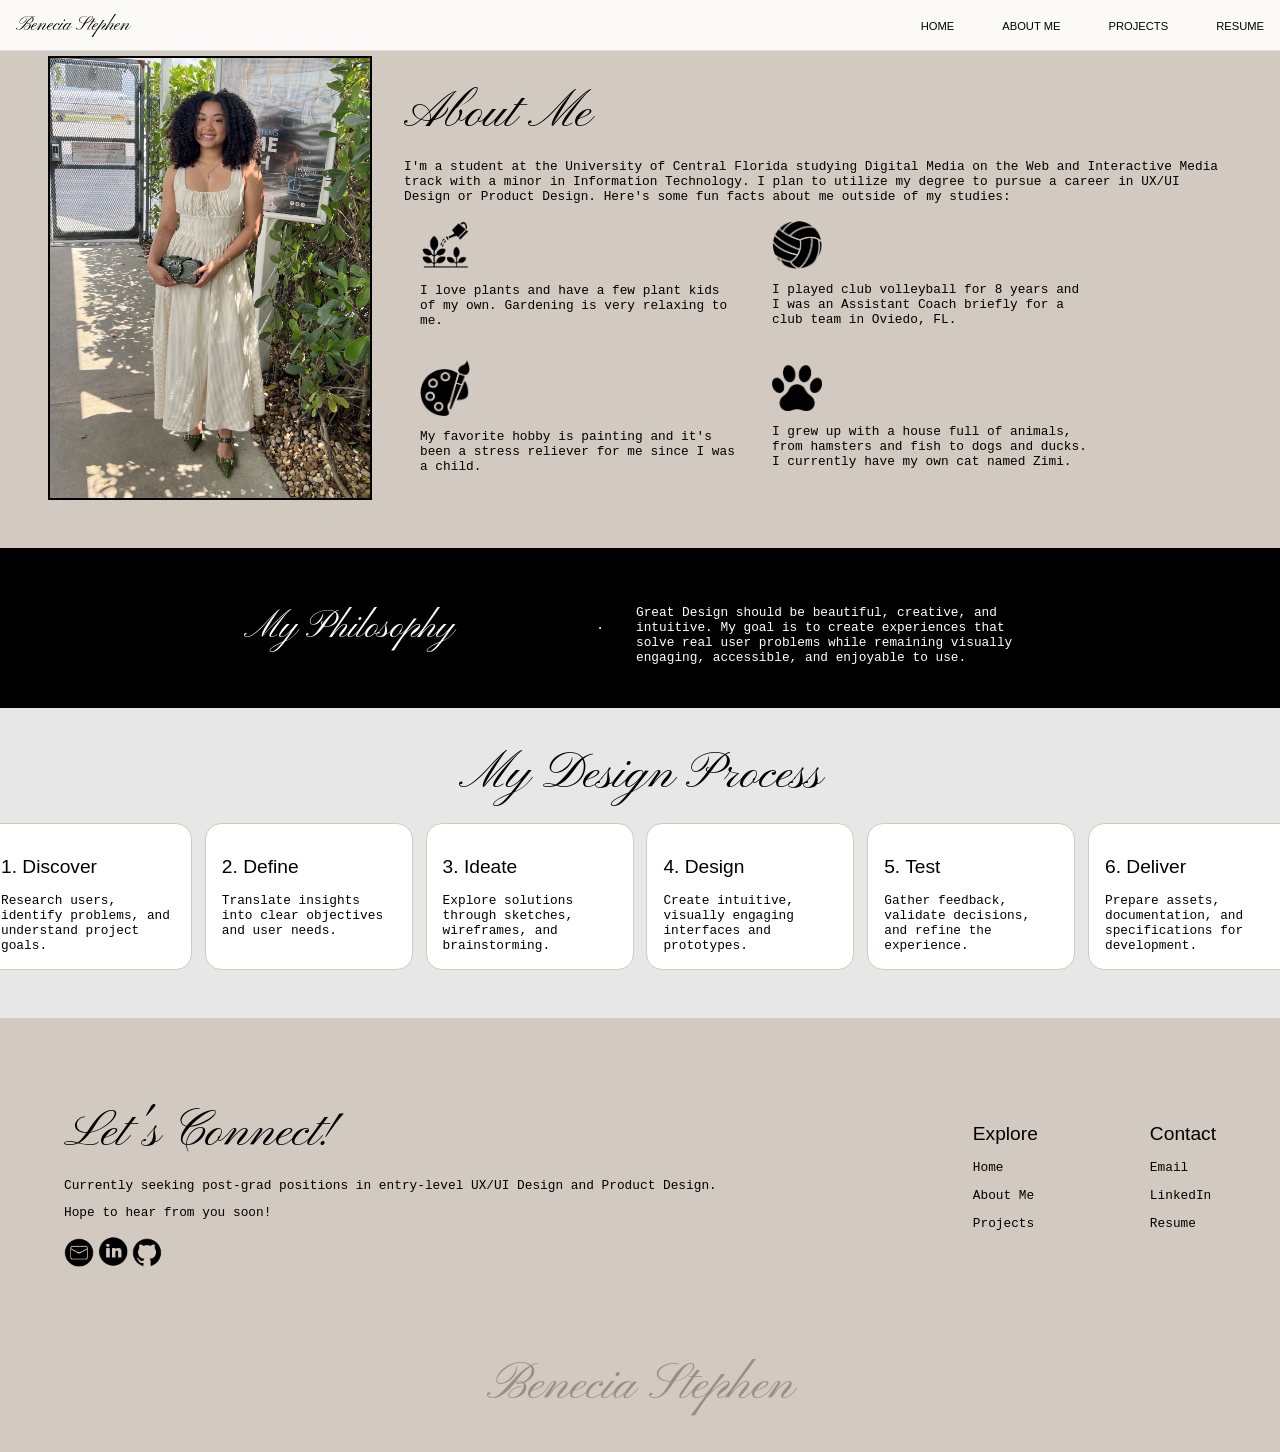
<file: about.html>
<DOCTYPE! html>
<html lang="en">
<head>
    <meta charset="UTF-8">
    <meta name="viewport" content="width=device-width, initial-scale=1.0">
    <title>Benecia Stephen Portfolio</title>
    <link rel="preconnect" href="https://fonts.googleapis.com">
    <link rel="preconnect" href="https://fonts.gstatic.com" crossorigin>
    <link href="https://fonts.googleapis.com/css2?family=Pinyon+Script&display=swap" rel="stylesheet">
    <link href="https://fonts.googleapis.com/css2?family=Great+Vibes&display=swap" rel="stylesheet">
    <link rel="stylesheet" href="style.css">
</head>
<body>
<nav>
    <div class="navbar">
        <a href="index.html">
        <h1 class="logo" style="color: black;">Benecia Stephen</h1>
        </a>
        <input type="checkbox" id="menu-toggle" class="menu-toggle">
        <label for="menu-toggle" class="hamburger">
            <span class="bar"></span>
            <span class="bar"></span>
            <span class="bar"></span>
        </label>
        <ul class="nav-links">
            <li><a href="index.html">HOME</a></li>
            <li><a href="about.html">ABOUT ME</a></li>
            <li><a href="projects.html">PROJECTS</a></li>
            <li><a href="img/Benecia_Stephen_Resume.pdf">RESUME</a></li>
        </ul>
    </div>
</nav>
<div class="about-container">
    <img src="img/me.jpeg" alt="benecia stephen photo" width="auto" height="auto" class="me">
    <div class="about">
        <h1 style="margin-bottom: 0;">About Me</h1>
        <p>I'm a student at the University of Central Florida studying Digital Media on the Web and Interactive Media track with a minor in Information Technology. I plan to utilize my degree to pursue a career in UX/UI Design or Product Design. Here's some fun facts about me outside of my studies:</p>
        <div class="interests-container">
            <div class="interests-item">
                <img src="img/4.png" alt="gardening icon" width="50rem" height="auto">
                <p>I love plants and have a few plant kids of my own. Gardening is very relaxing to me.</p>
            </div>
                <div class="interests-item">
                <img src="img/5.png" alt="gardening icon" width="50rem" height="auto">
                <p>I played club volleyball for 8 years and I was an Assistant Coach briefly for a club team in Oviedo, FL.</p>
            </div>
                <div class="interests-item">
                <img src="img/6.png" alt="gardening icon" width="50rem" height="auto">
                <p>My favorite hobby is painting and it's been a stress reliever for me since I was a child.</p>
            </div>
                <div class="interests-item">
                <img src="img/7.png" alt="gardening icon" width="50rem" height="auto">
                <p>I grew up with a house full of animals, from hamsters and fish to dogs and ducks. I currently have my own cat named Zimi.</p>
            </div>
        </div>
    </div>
</div>
<div class="philosophy">
    <h1>My Philosophy</h1>
    <hr>
    <p>Great Design should be beautiful, creative, and intuitive. My goal is to create experiences that solve real user problems while remaining visually engaging, accessible, and enjoyable to use.</p>
</div>
<div class="process-container">
    <h1>My Design Process</h1>
    <div class="process">
        <div class="process-item">
            <h2>1. Discover</h2>
            <p>Research users, identify problems, and understand project goals.</p>
        </div>
        <div class="process-item">
            <h2>2. Define</h2>
            <p>Translate insights into clear objectives and user needs.</p>
        </div>
        <div class="process-item">
            <h2>3. Ideate</h2>
            <p>Explore solutions through sketches, wireframes, and brainstorming.</p>
        </div>
        <div class="process-item">
            <h2>4. Design</h2>
            <p>Create intuitive, visually engaging interfaces and prototypes.</p>
        </div>
        <div class="process-item">
            <h2>5. Test</h2>
            <p>Gather feedback, validate decisions, and refine the experience.</p>
        </div>
        <div class="process-item">
            <h2>6. Deliver</h2>
            <p>Prepare assets, documentation, and specifications for development.</p>
        </div>
    </div>
</div>
<footer>
    <div class="footer-container">
        <div class="footer-description">
            <h1>Let's Connect!</h1>
            <p>Currently seeking post-grad positions in entry-level UX/UI Design and Product Design.</p>
            <p>Hope to hear from you soon!</p>
            <div style="margin-top: 1rem;" class="footer-icons">
            <a href="mailto:beneciastephen@gmail.com"><img src="img/email.png" alt="email icon" width="30rem" height="auto"></a>
            <a href="https://www.linkedin.com/in/benecia-stephen-3aaa812a2"><img src="img/linkedin.png" alt="linkedin icon" width="30rem" height="auto"></a>
            <a href="https://github.com/beneciastephen"><img src="img/3.png" alt="linkedin icon" width="30rem" height="auto"></a>
            </div>
        </div>
        <div class="footer-nav">
            <div class="contact-item">
                <h2>Explore</h2>
                <a href="index.html"><p>Home</p></a>
                <a href="about.html"><p>About Me</p></a>
                <a href="projects.html"><p>Projects</p></a>
            </div>
            <div class="contact-item">
                <h2>Contact</h2>
                <a href="mailto:beneciastephen@gmail.com"><p>Email</p></a>
                <a href="https://www.linkedin.com/in/benecia-stephen-3aaa812a2"><p>LinkedIn</p></a>
                <a href="img/digitalmediaresume.pdf"><p>Resume</p></a>
            </div>
        </div>
    </div>
    <a href="index.html">
    <h1 style="color: #998e84;">Benecia Stephen</h1>
    </a>
</footer>
<script src="script.js"></script>
</body>
</html>
</file>
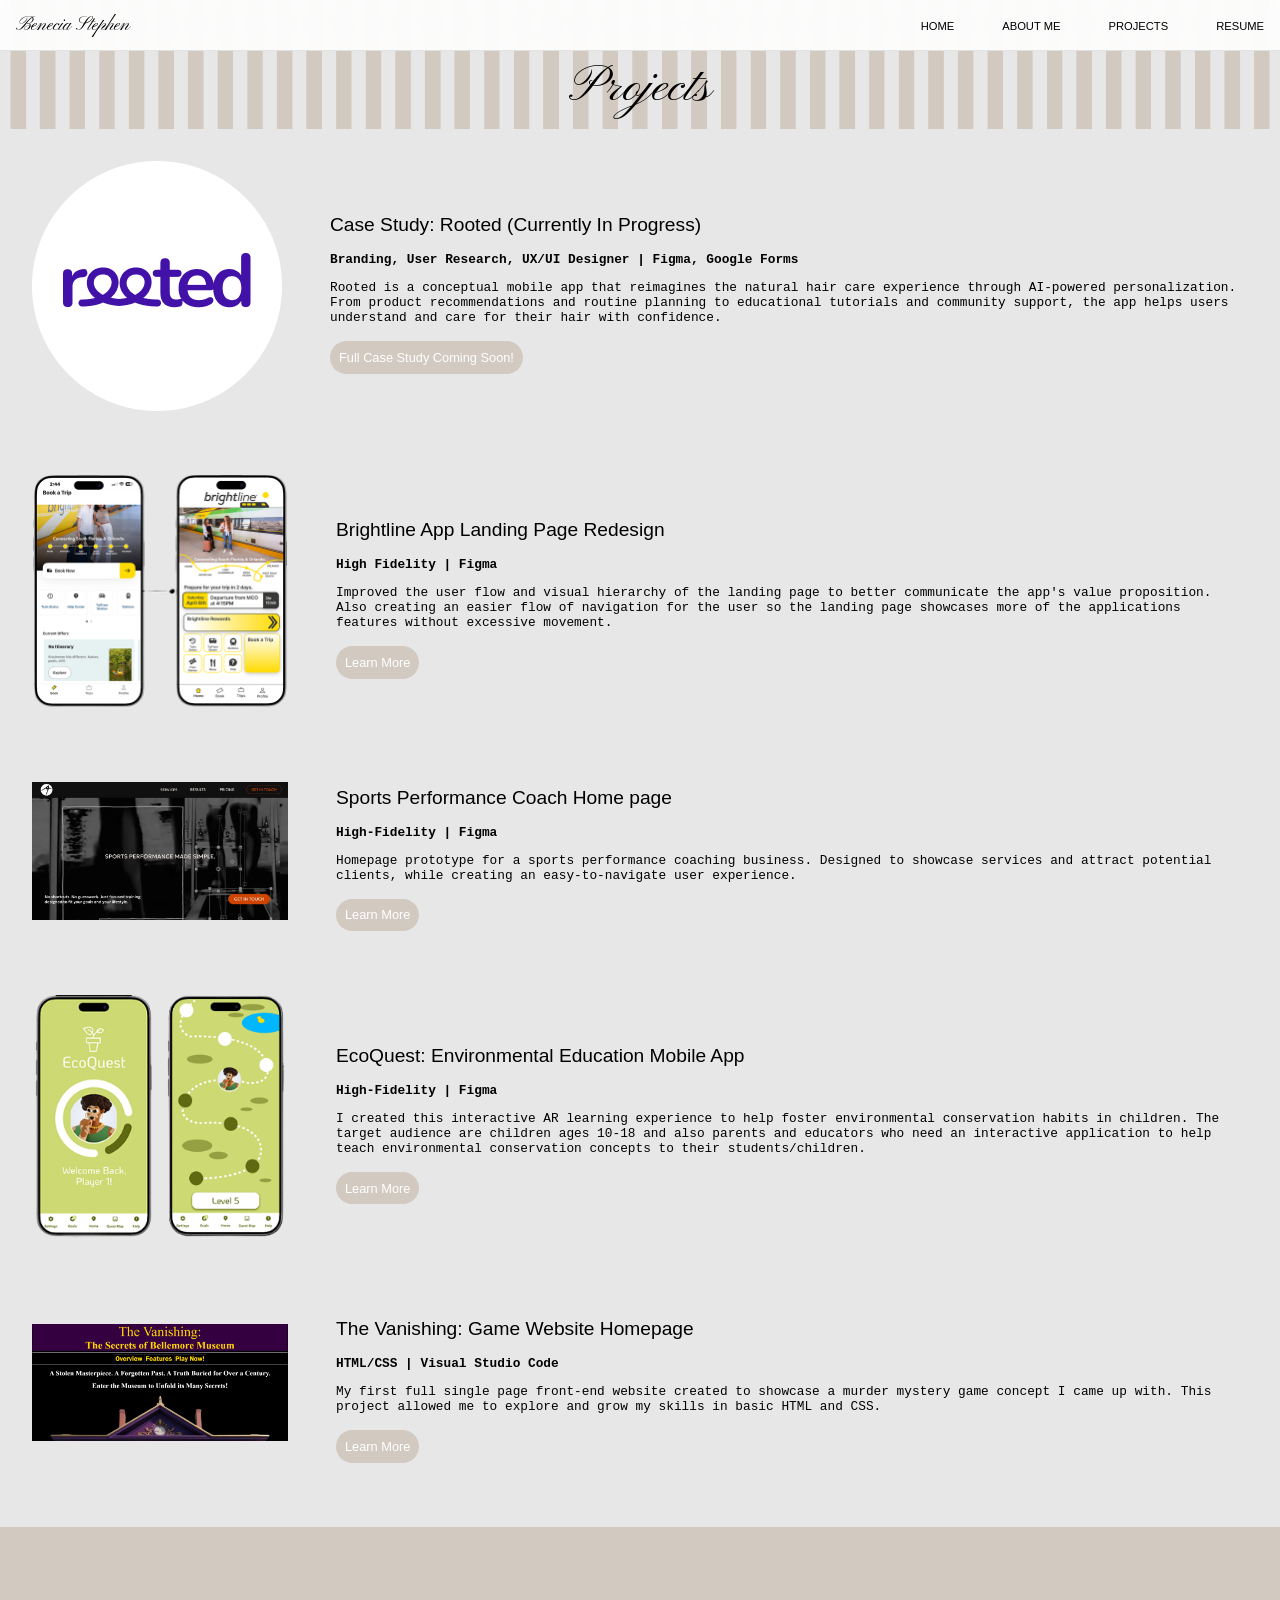
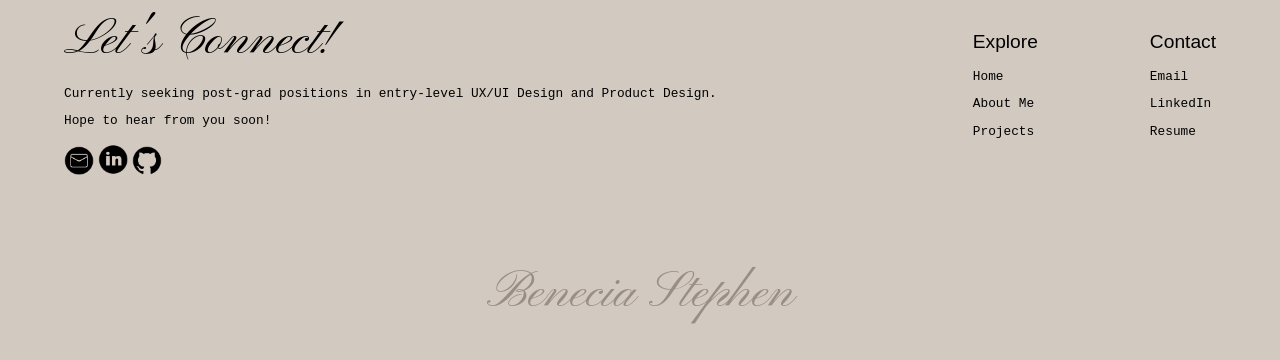
<file: projects.html>
<DOCTYPE! html>
<html lang="en">
<head>
    <meta charset="UTF-8">
    <meta name="viewport" content="width=device-width, initial-scale=1.0">
    <title>Benecia Stephen Portfolio</title>
    <link rel="preconnect" href="https://fonts.googleapis.com">
    <link rel="preconnect" href="https://fonts.gstatic.com" crossorigin>
    <link href="https://fonts.googleapis.com/css2?family=Pinyon+Script&display=swap" rel="stylesheet">
    <link href="https://fonts.googleapis.com/css2?family=Great+Vibes&display=swap" rel="stylesheet">
    <link rel="stylesheet" href="style.css">
</head>
<body>
<nav>
    <div class="navbar">
        <a href="index.html">
        <h1 class="logo" style="color: black;">Benecia Stephen</h1>
        </a>
        <input type="checkbox" id="menu-toggle" class="menu-toggle">
        <label for="menu-toggle" class="hamburger">
            <span class="bar"></span>
            <span class="bar"></span>
            <span class="bar"></span>
        </label>
        <ul class="nav-links">
            <li><a href="index.html">HOME</a></li>
            <li><a href="about.html">ABOUT ME</a></li>
            <li><a href="projects.html">PROJECTS</a></li>
            <li><a href="img/Benecia_Stephen_Resume.pdf">RESUME</a></li>
        </ul>
    </div>
</nav>
<div class="projects">
    <h1 style="background-image: url(img/stripes.png);background-size: cover;">Projects</h1>
    <div class="projects-container">
        <div class="projects-item">
            <img src="img/rooted.png" alt="rooted app case study photo" width="auto" height="auto">
            <div class="project-text">
                <h2>Case Study: Rooted (Currently In Progress)</h2>
                <h3>Branding, User Research, UX/UI Designer | Figma, Google Forms</h3>
                <p>Rooted is a conceptual mobile app that reimagines the natural hair care experience through AI-powered personalization. From product recommendations and routine planning to educational tutorials and community support, the app helps users understand and care for their hair with confidence.</p>
                <button><a href="rooted.html">Full Case Study Coming Soon!</a></button>
            </div>
        </div>
        <div class="projects-item">
            <img src="img/brightline.png" alt="brightline app redesign photo" width="auto" height="auto">
            <div class="project-text">
                <h2>Brightline App Landing Page Redesign</h2>
                <h3>High Fidelity | Figma</h3>
                <p>Improved the user flow and visual hierarchy of the landing page to better communicate the app's value proposition. Also creating an easier flow of navigation for the user so the landing page showcases more of the applications features without excessive movement.</p>
                <button><a href="https://www.figma.com/proto/zC0SFKdM48wQAjvMWEcXpR/Untitled?page-id=0%3A1&node-id=4-308&p=f&viewport=334%2C-75%2C0.34&t=3AETnPJpQgufPht4-1&scaling=scale-down&content-scaling=fixed">Learn More</a></button>
            </div>
        </div>        
        <div class="projects-item">
            <img src="img/performance.png" alt="the vanishing website screenshot" width="auto" height="auto">
            <div class="project-text">
                <h2>Sports Performance Coach Home page</h2>
                <h3>High-Fidelity | Figma</h3>
                <p>Homepage prototype for a sports performance coaching business. Designed to showcase services and attract potential clients, while creating an easy-to-navigate user experience.</p>
                <button><a href="https://www.figma.com/proto/3m7LoN2c0NVMol3ZjjZIBP/Coach-Adam-Andrews-Site?node-id=14-713&p=f&viewport=507%2C110%2C0.23&t=8owo5m7Pgf1cdxTi-1&scaling=min-zoom&content-scaling=fixed&starting-point-node-id=14%3A713&page-id=14%3A712">Learn More</a></button>
            </div>
        </div>
        <div class="projects-item">
            <img src="img/ecoquest.png" alt="ecoquest homescreen prototype" width="auto" height="auto">
            <div class="project-text">
                <h2>EcoQuest: Environmental Education Mobile App</h2>
                <h3>High-Fidelity | Figma</h3>
                <p>I created this interactive AR learning experience to help foster environmental conservation habits in children. The target audience are children ages 10-18 and also parents and educators who need an interactive application to help teach environmental conservation concepts to their students/children.</p>
                <button><a href="https://www.figma.com/proto/cFWllGdjcyI76jKidWuPGo/AR-Paper-Prototype?node-id=1-3&page-id=0%3A1&starting-point-node-id=1%3A3&t=qvS53OVlx1lYoJl4-1">Learn More</a></button>
            </div>
        </div>
        <div class="projects-item">
            <img src="img/vanishing.png" alt="the vanishing website screenshot" width="auto" height="auto">
            <div class="project-text">
                <h2>The Vanishing: Game Website Homepage</h2>
                <h3>HTML/CSS | Visual Studio Code</h3>
                <p>My first full single page front-end website created to showcase a murder mystery game concept I came up with. This project allowed me to explore and grow my skills in basic HTML and CSS.</p>
                <button><a href="https://beneciastephen.github.io/portfolio/TheVanishing.html">Learn More</a></button>
            </div>
        </div>
    </div>
</div>
<footer>
    <div class="footer-container">
        <div class="footer-description">
            <h1>Let's Connect!</h1>
            <p>Currently seeking post-grad positions in entry-level UX/UI Design and Product Design.</p>
            <p>Hope to hear from you soon!</p>
            <div style="margin-top: 1rem;" class="footer-icons">
            <a href="mailto:beneciastephen@gmail.com"><img src="img/email.png" alt="email icon" width="30rem" height="auto"></a>
            <a href="https://www.linkedin.com/in/benecia-stephen-3aaa812a2"><img src="img/linkedin.png" alt="linkedin icon" width="30rem" height="auto"></a>
            <a href="https://github.com/beneciastephen"><img src="img/3.png" alt="linkedin icon" width="30rem" height="auto"></a>
            </div>
        </div>
        <div class="footer-nav">
            <div class="contact-item">
                <h2>Explore</h2>
                <a href="index.html"><p>Home</p></a>
                <a href="about.html"><p>About Me</p></a>
                <a href="projects.html"><p>Projects</p></a>
            </div>
            <div class="contact-item">
                <h2>Contact</h2>
                <a href="mailto:beneciastephen@gmail.com"><p>Email</p></a>
                <a href="https://www.linkedin.com/in/benecia-stephen-3aaa812a2"><p>LinkedIn</p></a>
                <a href="img/digitalmediaresume.pdf"><p>Resume</p></a>
            </div>
        </div>
    </div>
    <a href="index.html">
    <h1 style="color: #998e84;">Benecia Stephen</h1>
    </a>
</footer>
<script src="script.js"></script>
</body>
</html>
</file>
<file: style.css>
body{
    background-color: #e7e7e7;
    margin: 0%;
}
h1 {
  font-family: "Pinyon Script", cursive;
  font-weight: 400;    
  font-size: clamp(2.5rem, 4vw, 10rem);
  font-style: normal;
}
h3 {
    font-family: 'Courier New', Courier, monospace;
    font-size: clamp(0.8rem, 1vw, 1.5rem);
}
.subtitle{
    display: flex;
    justify-content: center;
    margin: 0.5rem;
}
.logo{
    font-size: clamp(1rem, 1.5vw, 2.5rem);
    line-height: 1rem;
    margin: 1rem;
}
h2 {
  font-family: "Montserrat", sans-serif;
  font-optical-sizing: auto;
  font-weight: 100;
  font-style: normal;
  font-size: clamp(1rem, 1.5vw, 2rem);
}
p {
    font-family: 'Courier New', Courier, monospace;
    font-size: clamp(0.8rem, 1vw, 2rem);
}
nav {
    background-color: white;
    position: fixed;
    width:100%;
    backdrop-filter: blur(10px);
    background-color: rgba(255, 255, 255, 0.9);
    border-bottom: 1px solid rgba(0,0,0,0.1);
}
.navbar {
    display: flex;
    flex-direction: row;
    align-items: center;
    justify-content:space-between;
    gap: 3rem;
    margin-bottom: 0rem;
}
.nav-links {
    display:flex;
    flex-direction: row;
    gap: 3rem;
    align-items: right;
    list-style: none;
    margin: 1rem;
}
li a {
    font-family: "Montserrat", sans-serif;
    font-size: clamp(0.7rem, 0.8vw, 1.2rem);
    font-weight: 100;
    font-style: normal;
    text-decoration:none;
    color: black;
}   
.navbar .menu-toggle{
    display: none;
}
.navbar .hamburger{
    display: none;
}
.bar {
    display: block;
    width: 1rem;
    height: 0.1rem;
    margin: 0.2rem auto;
    transition: all 0.3s ease-in-out;
    background-color: #101010;
}
header {
    display: flex;
    flex-direction: row;
    padding: 2rem 3rem;
    align-items: center;
    justify-content: center;
    background-color: #d2c9c0;
    gap: 1rem;
    margin-bottom: 3rem;
}
.headshot {
    width: clamp(16rem, 35vw, 200rem);
    margin-top: 1rem;
}
.intro-title {
    line-height: 0.4rem;
}
.intro-title a:hover {
    display:inline-block;
    transform: scale(1.2);
}
.intro-title h1 {
    font-size: clamp(4.2rem, 10vw, 20rem);
}
.intro-title h2 {
    font-size: clamp(0.95rem, 1.8vw, 2rem);
    line-height: 1rem;
}
.intro-title p {
    font-size: clamp(0.8rem, 1.5vw, 5rem);
    line-height: 0.8rem;
    margin-bottom: 1.5rem;
}
.skills {
    justify-content: center;
    align-items: center;
    justify-content: center;
    padding: 2rem;
    background-image: url(img/stripes.png);
    background-size: cover;
}
.skills-container {
    display: grid;
    grid-template-columns: 20rem 20rem 20rem;
    grid-template-rows: auto ;
    gap: 3rem;
    justify-content: center;
}
.skills-item {
    background-color: white;
    border: 1px solid #d2c9c0;
    border-radius: 3rem;
    padding: 1.5rem;
}
.skills-item h2{
    font-size: clamp(1.1rem, 1.3vw, 3rem);
}
.skills-item p {
    color:black;
    border:2px solid black;
    border-radius: 5rem;
    padding: 0.3rem 1rem;
    display: inline-block;
}
.skills-item p:hover {
    color: white;
    background-color: black;
}
.skills-item img:hover {
    transform: scale(2rem);
}
.experience-group {
    display: flex;
    flex-direction:column;
    gap: 1rem;
    padding: 1rem;
}
.dropdown {
    border-radius: 1rem;
    background-color: white;
    border: 1px solid #d2c9c0;
}
.dropdown input {
    display: none;
}
.dropdown label {
    display: flex;
    justify-content: space-between;
    align-items: center;
    padding: 2rem;
    cursor: pointer;
    font-weight: bold;
}
.dropdown label::after {
    content: "+";
    font-size: 2rem;
}
.dropdown input:checked + label::after {
    content: "−";
}
.content {
    max-height: 0;
    overflow: hidden;
    transition: max-height 0.3s ease;
    padding: 0rem 2rem;
}
.dropdown input:checked ~ .content {
    max-height: 300px;
    padding: 2rem;
}
.footer-container {
    display: flex;
    padding: 3rem;
    align-items: center;
    color:black;
    justify-content:space-between;
    width:90%;
}
footer{
    display:flex;
    flex-direction: column;
    background-color: #d2c9c0;
    align-items: center;
    
}
.footer-description {
    display: flex;
    flex-direction: column;
}
.footer-description h1, p {
    margin-bottom: 0;
}
.footer-nav {
    display: flex;
    flex-direction: row;
    gap: 7rem;
}
.footer-icons a:hover {
    display:inline-block;
    transform: scale(1.3);
}
.contact-item a {
    color: black;
}
.contact-item a:hover {
    color:white;
}
a {
    text-decoration: none;
}
.me  {
    width: clamp(15rem, 25vw, 30rem);
    height: auto;
    margin-top: 0.5rem;
    border: 2px solid black;
    align-items: center;
}
.about-container {
    display: flex;
    gap: 2rem;
    padding: 3rem;
    background-color:#d2c9c0;
}
.interests-container {
    display: grid;
    grid-template-columns: 20rem 20rem;
    grid-template-rows: auto;
    grid-gap: 2rem;
    align-items: center;
    padding: 1rem;
}
.interest-item {
    display: flex;
    align-items: center;
    background-color: white;
}
.process {
    display: grid;
    grid-template-columns: 13rem 13rem 13rem 13rem 13rem 13rem;
    justify-content: center;
    gap: clamp(0.5rem, 1vw, 2rem);
    padding: 1rem;
}
.process-item {
    background-color: #ffffff;
    color: rgb(0, 0, 0);
    border-radius: 1rem;
    padding: 1rem;
    border: 1px solid #d2c9c0;
}
.process-container h1{
    display: flex;
    justify-content: center;
    margin-bottom: 0rem;
}
.process-container {
    margin-bottom: 2rem;
}
button {
    color: rgb(255, 255, 255);
    background-color: #d2c9c0;
    border: none;
    border-radius: 2rem;
    padding: clamp(0.5rem, 0.7vw, 3rem);
    font-family: "Montserrat", sans-serif; 
    font-size: clamp(0.8rem, 1vw, 1.5rem);
    display: flex;
    justify-content: right;
    margin-top: 1rem;
}
button:hover {
    background-color:black;
}
button a {
    color: white;
}
.philosophy {
    display: grid;
    grid-template-columns: 20rem 0.5rem 25rem;
    grid-template-rows: 10rem;
    align-items: center;
    justify-content: center;
    gap: 2rem;
    margin-bottom: 2rem;
    background-color: black;
    color:white;
}
.philosophy h1 {
    font-size: clamp(2rem, 3vw, 4.5rem);
}
.projects {
    margin-bottom: 2rem;
    margin-top: 0;
}
.projects h1 {
    display: flex;
    padding: 3.5rem 0 0.55rem;
    margin-bottom: 0;
    justify-content: center;
    margin-top: 0;
}
.projects-item {
    display: flex;
    flex-direction: row;
    padding: 2rem;
    align-items: center;
    gap:3rem;
}
.projects-item img {
    width: clamp(14rem, 20vw, 25rem);
}

@media (max-width: 768px) {

    .nav-links {
        display: none;
        flex-direction: column;
        position: absolute;
        top: 2rem;
        right: 1rem;
        padding: 1rem;
        border-radius: 0.3rem;
    }
    .menu-toggle:checked ~ .nav-links {
        display: flex;
        flex-direction: column;
        background-color: white;
        gap: 1rem;
        margin: 0rem;
    }
    .menu-toggle {
        display: none;
    }

    .navbar .hamburger {
        display: block;
        font-size: 2rem;
        cursor: pointer;
        justify-content: right;
        margin: 1rem;
    }
    header{
        display: flex;
        flex-wrap: wrap;
        justify-content: center;
    }
    .skills-container {
        display: grid;
        grid-template-columns: 15rem;
        gap: 0.5rem;
    }
    .footer-container {
        display: flex;
        flex-direction: column;
        padding: 1rem;
    }
    .about-container {
        flex-direction: column;
    }
    .interests-container {
        grid-template-columns: 10rem;
    }
    .me {
        justify-content: center;
    }
    .about {
        display: flex;
        flex-direction: column;
        justify-content: center;
        align-items: center;
    }
    .process {
        grid-template-columns: 17rem;
        gap: 1rem;
    }
    .philosophy {
        display: inline-block;
        grid-template-columns: 20rem;
        grid-template-rows: 5rem 5rem;
        grid-gap: 0;
        padding: 1rem;
        justify-content: center;
    }
    .projects-item {
        flex-direction: column;
    }
}
</file>
